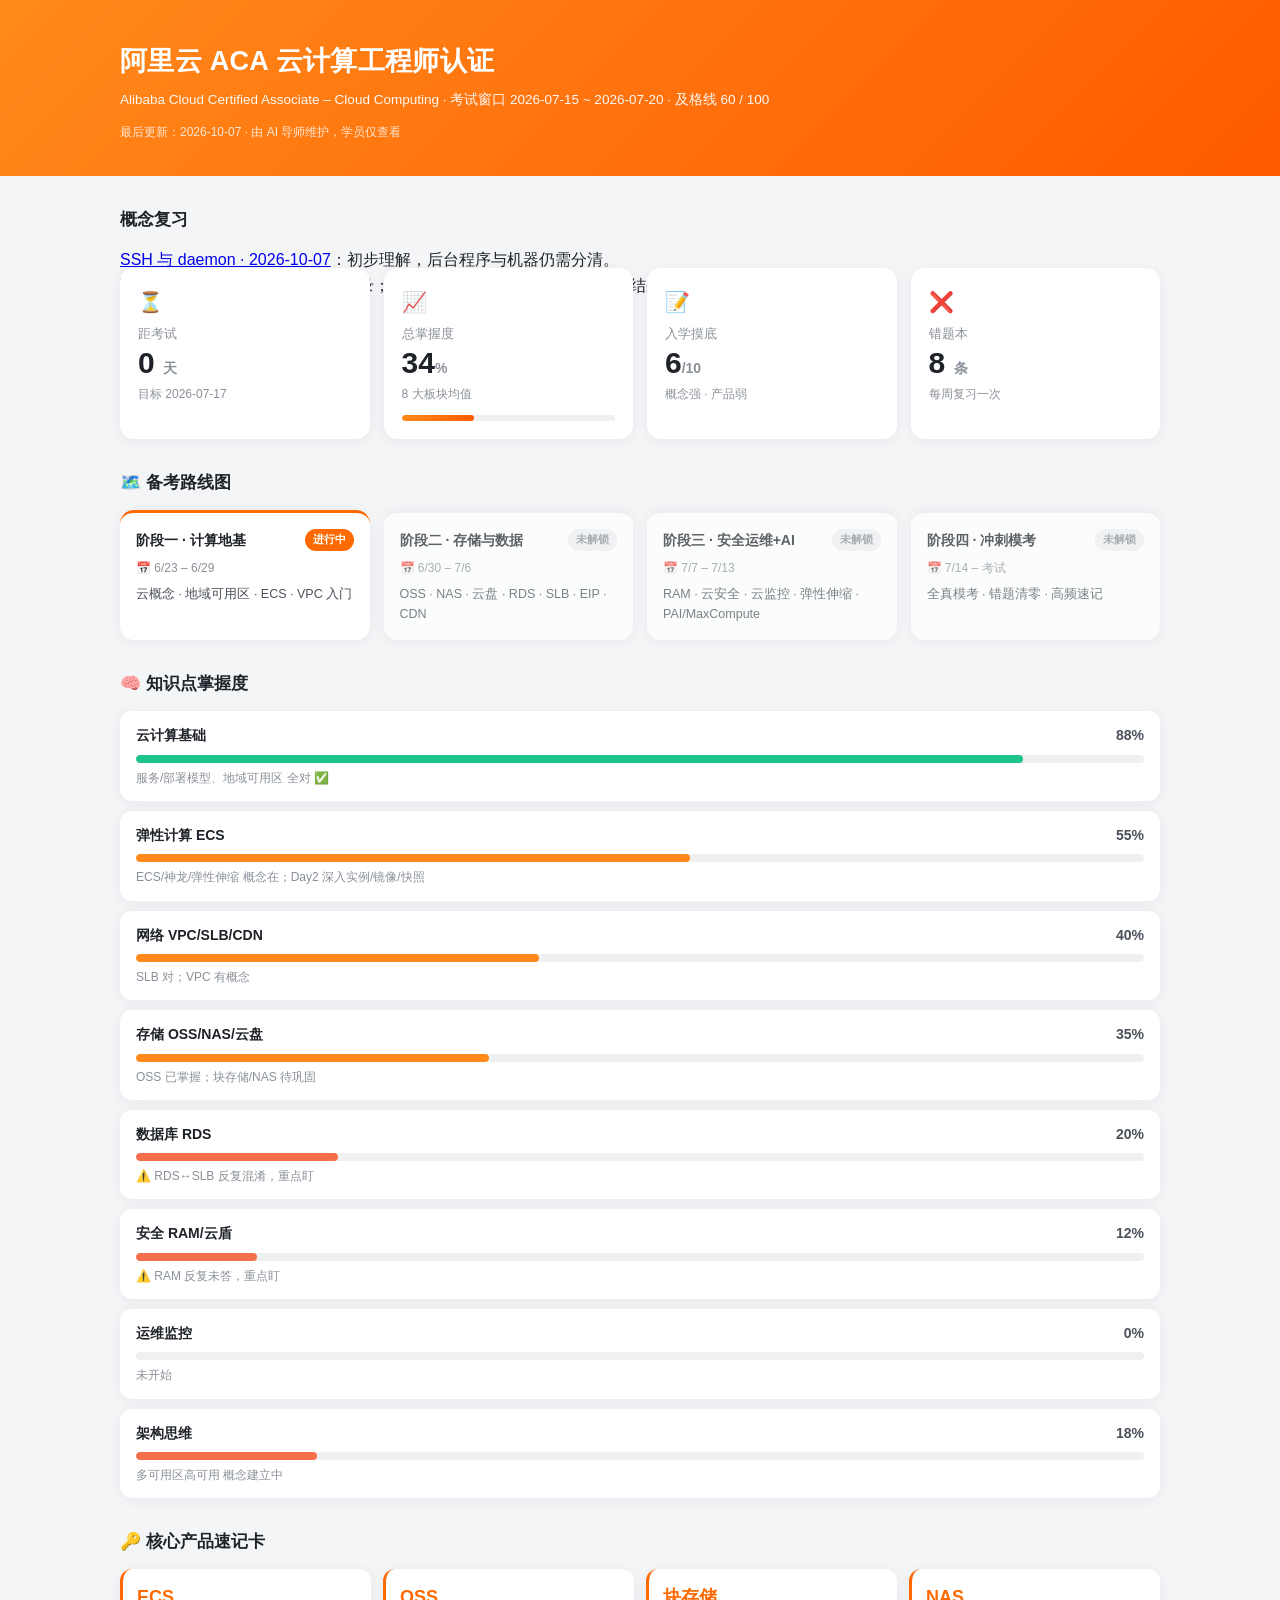
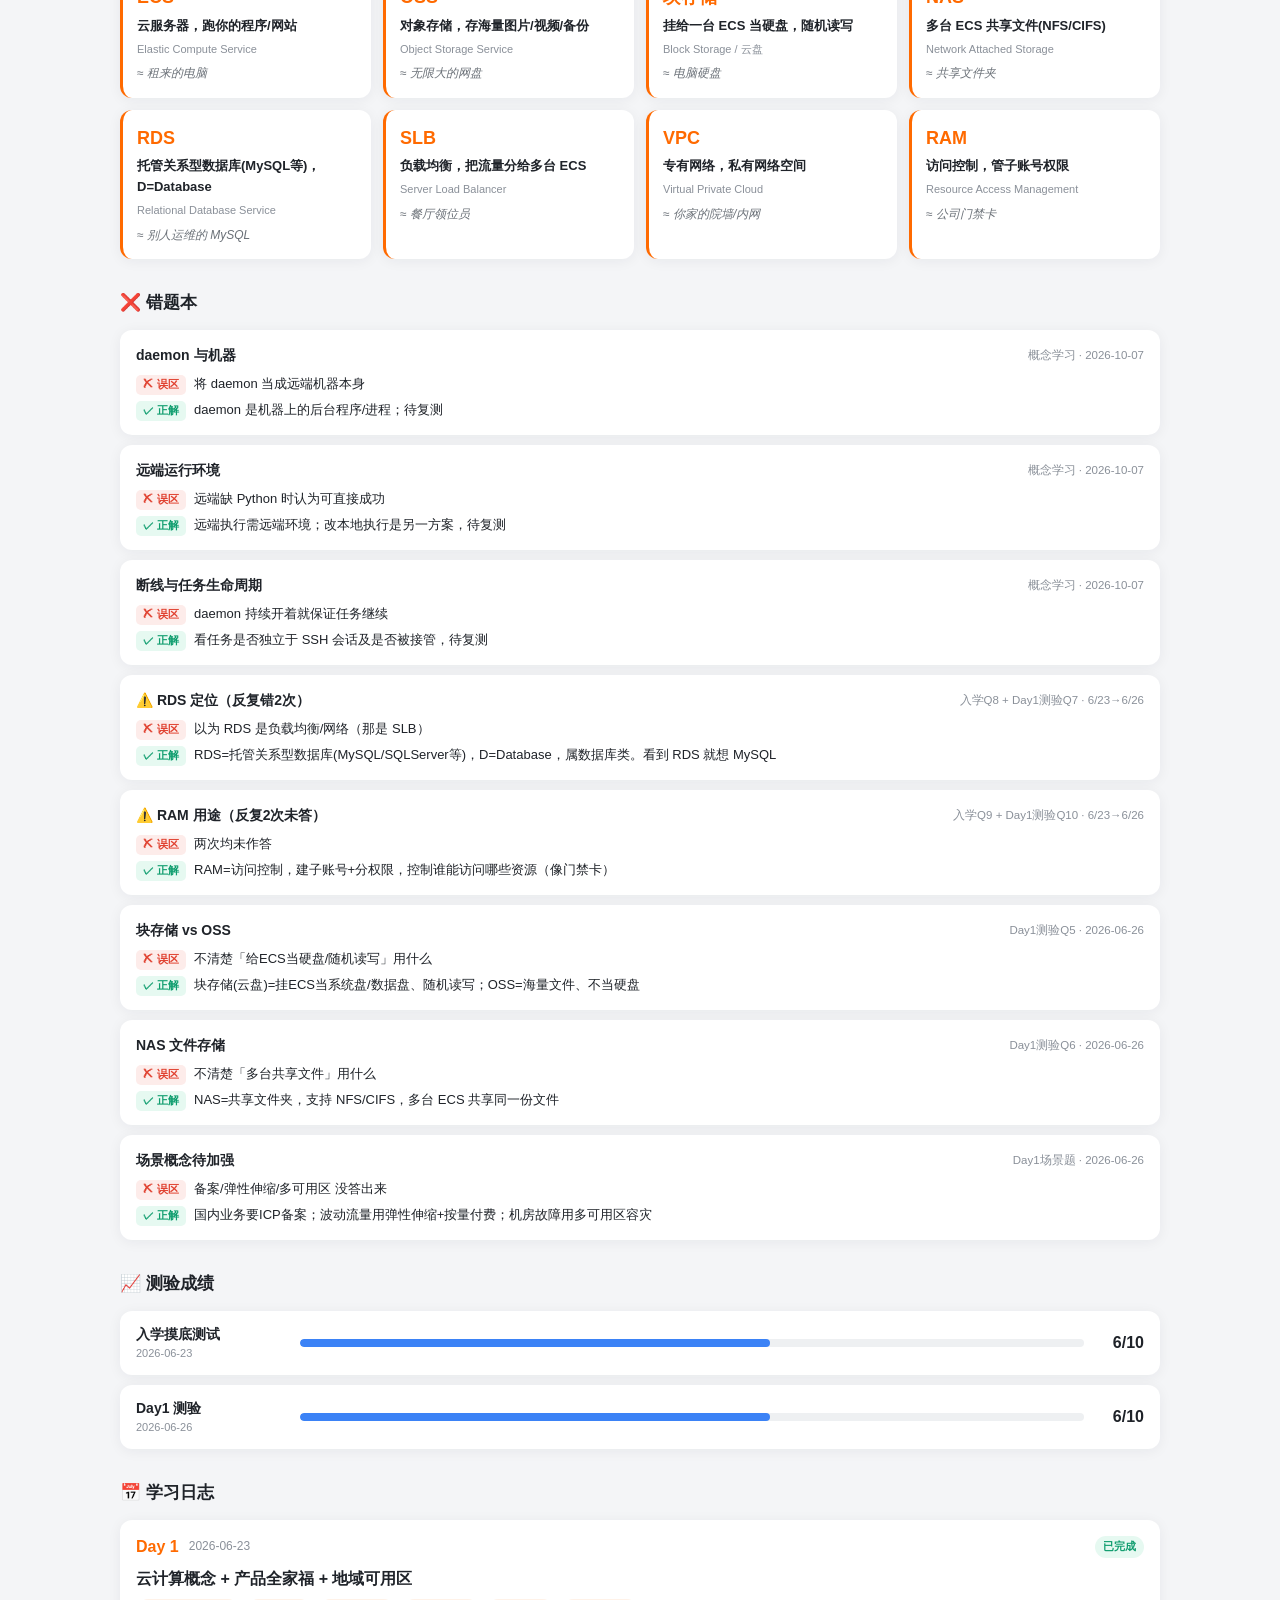
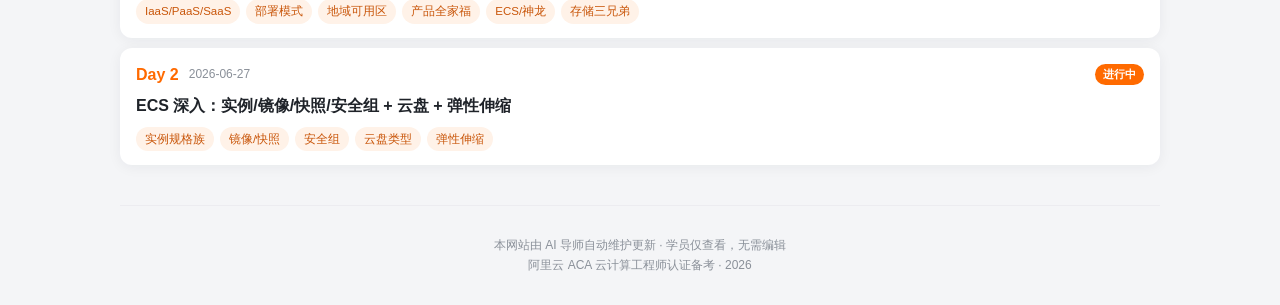
<file: index.html>
<!DOCTYPE html>
<html lang="zh-CN">
<head>
<meta charset="UTF-8">
<meta name="viewport" content="width=device-width, initial-scale=1.0">
<meta name="theme-color" content="#FF6A00">
<meta name="apple-mobile-web-app-capable" content="yes">
<meta name="apple-mobile-web-app-status-bar-style" content="default">
<meta name="apple-mobile-web-app-title" content="ACA备考">
<title>ACA 云计算认证 · 学习进度</title>
<link rel="icon" href="favicon.svg" type="image/svg+xml">
<link rel="apple-touch-icon" href="favicon.svg">
<link rel="manifest" href="manifest.json">
<link rel="stylesheet" href="styles.css">
</head>
<body>
<header class="hero">
  <div class="wrap">
    <h1 id="examName">—</h1>
    <div class="sub" id="examSub">—</div>
    <div class="updated" id="updated">—</div>
  </div>
</header>

<main class="wrap">
  <section><h2>概念复习</h2><p><a href="lessons/2026-10-07-agent-remote-execution.html">SSH 与 daemon · 2026-10-07</a>：初步理解，后台程序与机器仍需分清。</p><p>下方为 2026 年 6 月的历史备考记录；原考试日期已过，本轮不推断考试结果。</p></section>
  <div class="cards" id="cards"></div>

  <section>
    <h2>🗺️ 备考路线图</h2>
    <div class="roadmap" id="roadmap"></div>
  </section>

  <section>
    <h2>🧠 知识点掌握度</h2>
    <div id="knowledge"></div>
  </section>

  <section>
    <h2>🔑 核心产品速记卡</h2>
    <div class="products" id="products"></div>
  </section>

  <section>
    <h2>❌ 错题本</h2>
    <div id="errors"></div>
  </section>

  <section>
    <h2>📈 测验成绩</h2>
    <div id="quizzes"></div>
  </section>

  <section>
    <h2>📅 学习日志</h2>
    <div id="days"></div>
  </section>

  <footer>
    本网站由 AI 导师自动维护更新 · 学员仅查看，无需编辑<br>
    阿里云 ACA 云计算工程师认证备考 · 2026
  </footer>
</main>

<script src="data.js"></script>
<script src="app.js"></script>
</body>
</html>
</file>
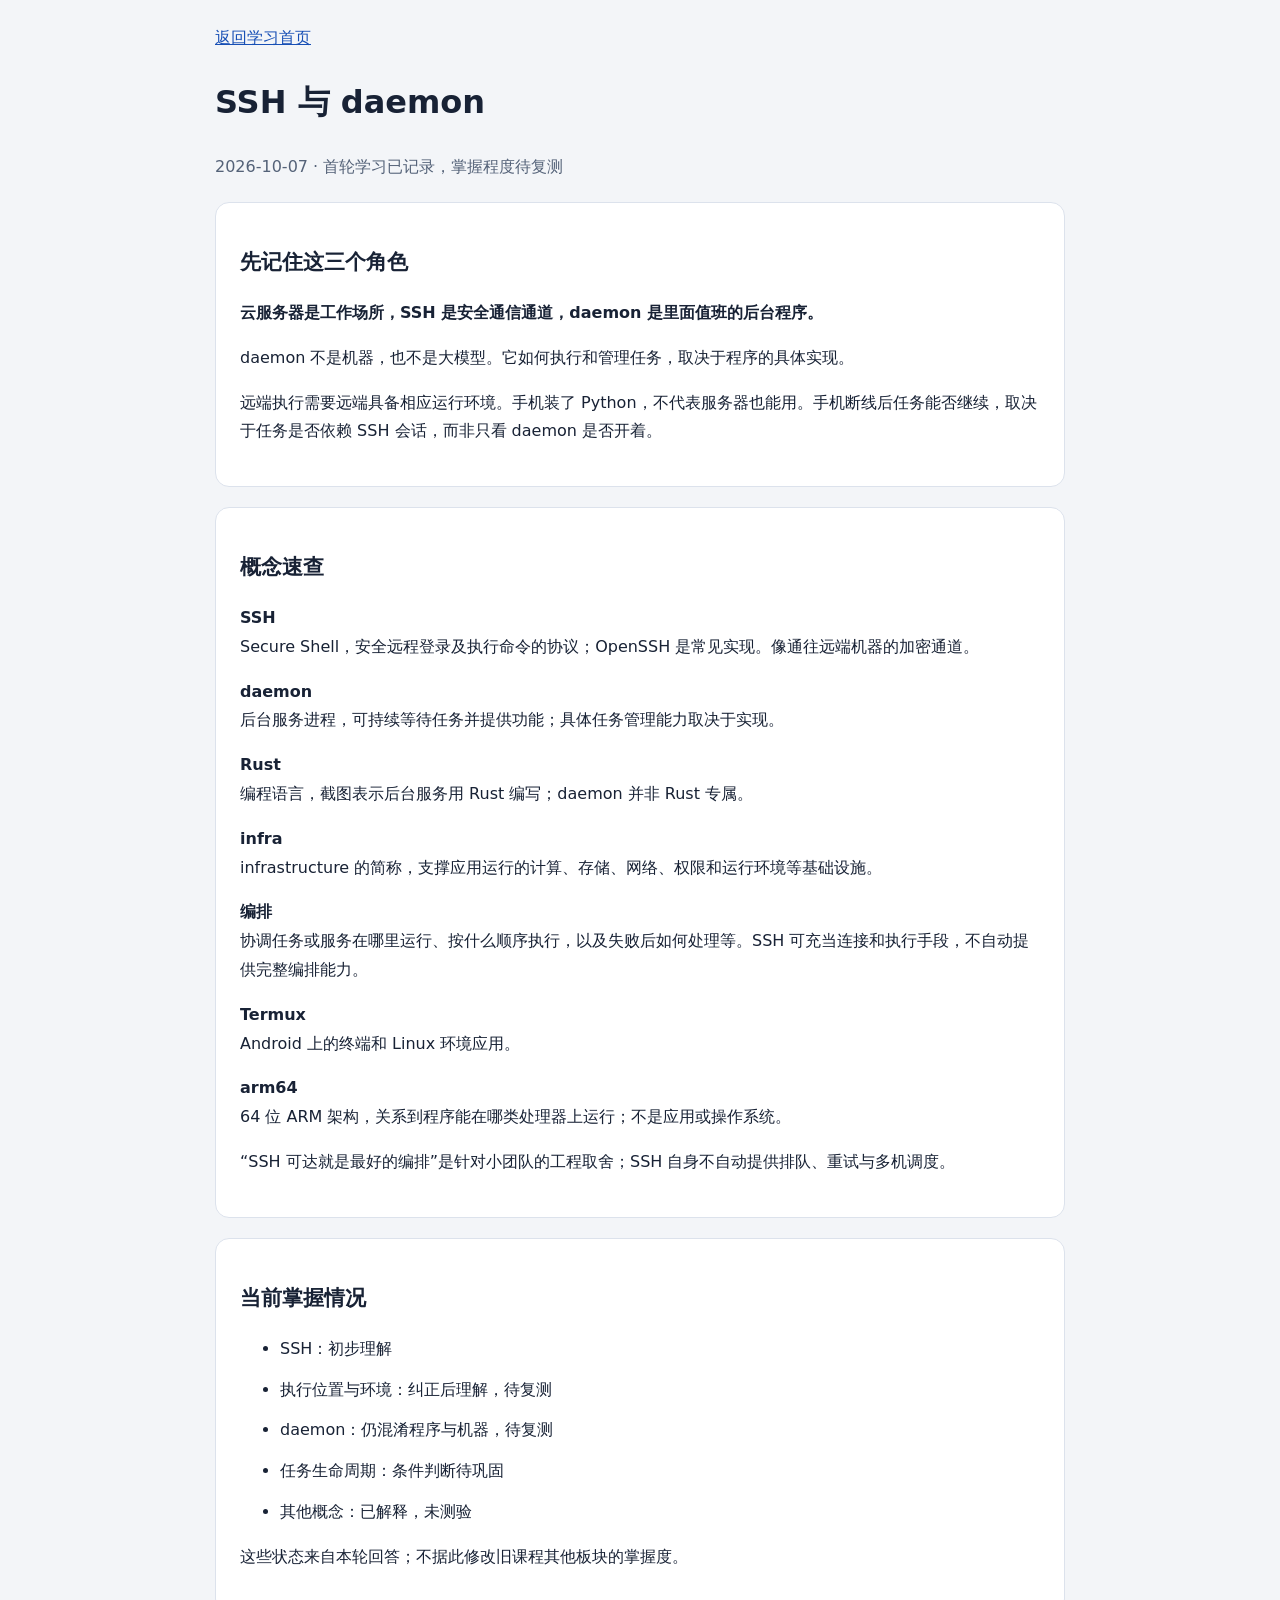
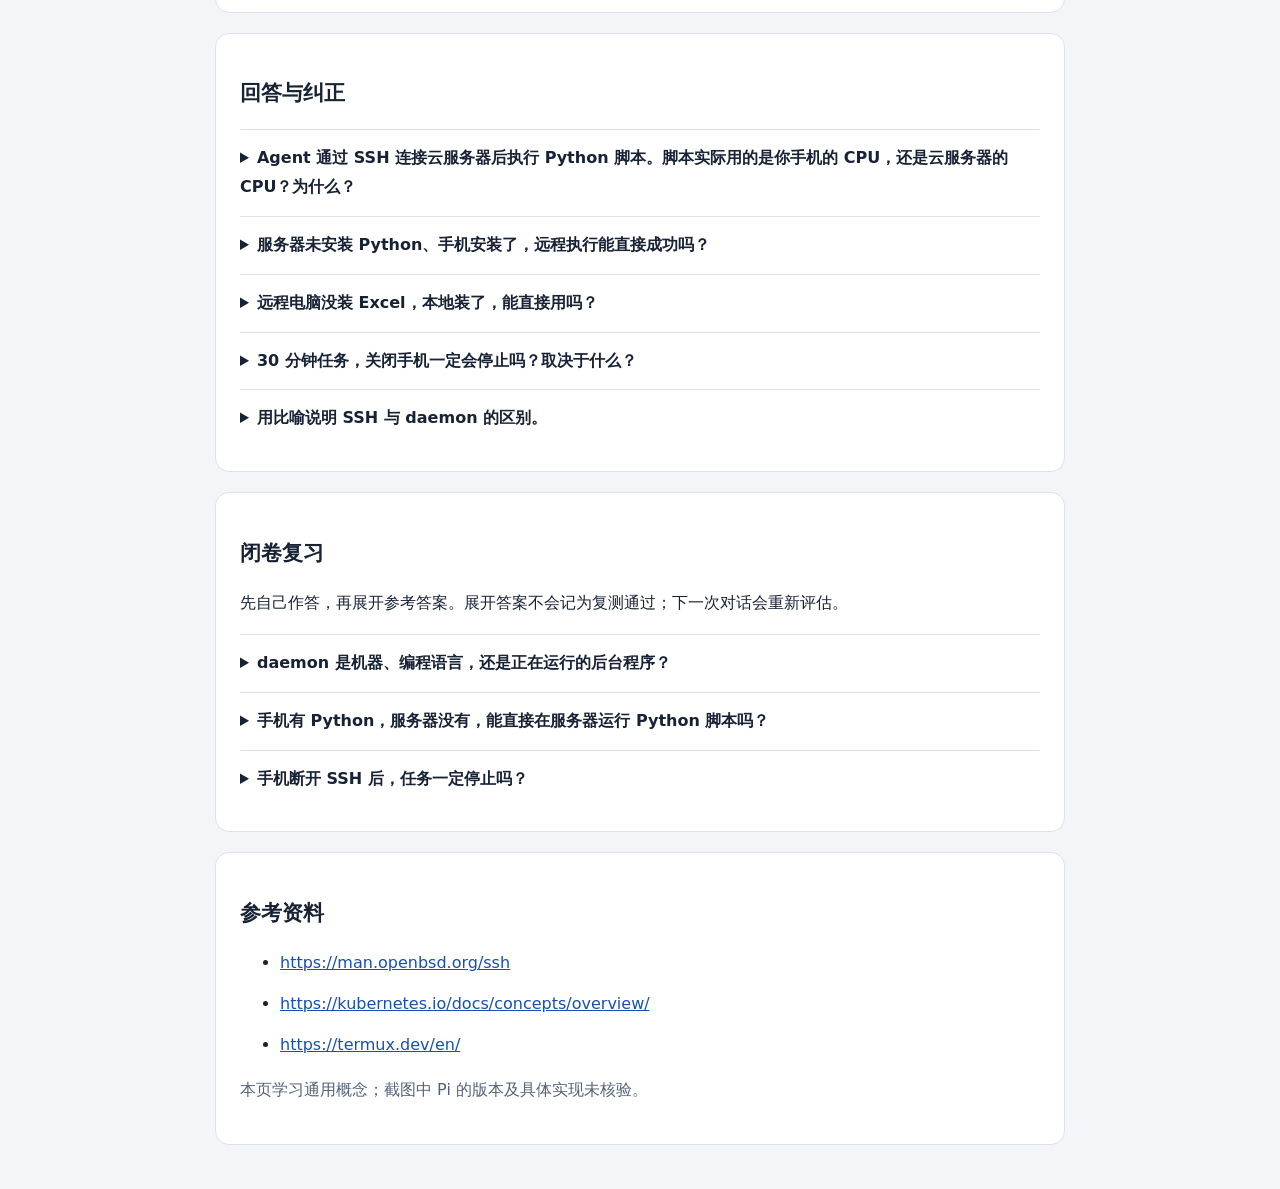
<file: lessons/2026-10-07-agent-remote-execution.html>
<!doctype html><html lang="zh-CN"><head><meta charset="utf-8"><meta name="viewport" content="width=device-width, initial-scale=1"><title>SSH 与 daemon · 概念复习</title><style>body{margin:0;background:#f3f5f8;color:#182235;font:16px/1.8 system-ui,sans-serif}main{max-width:850px;margin:auto;padding:24px}a{color:#174fb5}h1{font-size:2rem}h2{font-size:1.3rem}section{background:white;padding:24px;margin:20px 0;border:1px solid #dce2ec;border-radius:14px}dt{font-weight:700;margin-top:16px}dd{margin-left:0}details{border-top:1px solid #dce2ec;padding:14px 0}summary{cursor:pointer;font-weight:600}.note{color:#546278}li{margin:12px 0}</style></head><body><main><a href="../index.html">返回学习首页</a><h1>SSH 与 daemon</h1><p class="note">2026-10-07 · 首轮学习已记录，掌握程度待复测</p><section><h2>先记住这三个角色</h2><p><strong>云服务器是工作场所，SSH 是安全通信通道，daemon 是里面值班的后台程序。</strong></p><p>daemon 不是机器，也不是大模型。它如何执行和管理任务，取决于程序的具体实现。</p><p>远端执行需要远端具备相应运行环境。手机装了 Python，不代表服务器也能用。手机断线后任务能否继续，取决于任务是否依赖 SSH 会话，而非只看 daemon 是否开着。</p></section><section><h2>概念速查</h2><dl><dt>SSH</dt><dd>Secure Shell，安全远程登录及执行命令的协议；OpenSSH 是常见实现。像通往远端机器的加密通道。</dd><dt>daemon</dt><dd>后台服务进程，可持续等待任务并提供功能；具体任务管理能力取决于实现。</dd><dt>Rust</dt><dd>编程语言，截图表示后台服务用 Rust 编写；daemon 并非 Rust 专属。</dd><dt>infra</dt><dd>infrastructure 的简称，支撑应用运行的计算、存储、网络、权限和运行环境等基础设施。</dd><dt>编排</dt><dd>协调任务或服务在哪里运行、按什么顺序执行，以及失败后如何处理等。SSH 可充当连接和执行手段，不自动提供完整编排能力。</dd><dt>Termux</dt><dd>Android 上的终端和 Linux 环境应用。</dd><dt>arm64</dt><dd>64 位 ARM 架构，关系到程序能在哪类处理器上运行；不是应用或操作系统。</dd></dl><p>“SSH 可达就是最好的编排”是针对小团队的工程取舍；SSH 自身不自动提供排队、重试与多机调度。</p></section><section><h2>当前掌握情况</h2><ul><li>SSH：初步理解</li><li>执行位置与环境：纠正后理解，待复测</li><li>daemon：仍混淆程序与机器，待复测</li><li>任务生命周期：条件判断待巩固</li><li>其他概念：已解释，未测验</li></ul><p>这些状态来自本轮回答；不据此修改旧课程其他板块的掌握度。</p></section><section><h2>回答与纠正</h2><details><summary>Agent 通过 SSH 连接云服务器后执行 Python 脚本。脚本实际用的是你手机的 CPU，还是云服务器的 CPU？为什么？</summary><p>你的回答：云服务器的</p><p>反馈：执行位置正确，未解释原因。</p></details><details><summary>服务器未安装 Python、手机安装了，远程执行能直接成功吗？</summary><p>你的回答：也能够成功 可以在本地运行？</p><p>反馈：不能直接成功；本地运行是改变执行位置，不能替代远端运行环境。</p></details><details><summary>远程电脑没装 Excel，本地装了，能直接用吗？</summary><p>你的回答：可以控制电脑下载excel然后运行</p><p>反馈：正确提出补装方案；需分清补装后能运行与原本直接运行。</p></details><details><summary>30 分钟任务，关闭手机一定会停止吗？取决于什么？</summary><p>你的回答：不会 取决于daemon持续开着</p><p>反馈：取决于任务是否独立于 SSH 会话、是否被后台服务接管；daemon 存活并非充分条件，也不是唯一方案。</p></details><details><summary>用比喻说明 SSH 与 daemon 的区别。</summary><p>你的回答：ssh像一个链接两个机器的管道 daemon像在异端负责执行的机器本身</p><p>反馈：SSH 的管道比喻准确。daemon 是远端机器上运行的后台程序/进程，不是机器。</p></details></section><section><h2>闭卷复习</h2><p>先自己作答，再展开参考答案。展开答案不会记为复测通过；下一次对话会重新评估。</p><details><summary>daemon 是机器、编程语言，还是正在运行的后台程序？</summary><p>是正在运行的后台程序/进程；Rust 才是截图中使用的编程语言。</p></details><details><summary>手机有 Python，服务器没有，能直接在服务器运行 Python 脚本吗？</summary><p>不能直接运行。需要在远端提供 Python 环境，或改变执行位置改为手机本地运行。</p></details><details><summary>手机断开 SSH 后，任务一定停止吗？</summary><p>不一定。关键在于任务是否独立于 SSH 会话；后台服务接管、终端会话管理等方式都可能让它继续。</p></details></section><section><h2>参考资料</h2><ul><li><a href="https://man.openbsd.org/ssh">https://man.openbsd.org/ssh</a></li><li><a href="https://kubernetes.io/docs/concepts/overview/">https://kubernetes.io/docs/concepts/overview/</a></li><li><a href="https://termux.dev/en/">https://termux.dev/en/</a></li></ul><p class="note">本页学习通用概念；截图中 Pi 的版本及具体实现未核验。</p></section></main></body></html>
</file>
<file: styles.css>
:root{
  --accent:#FF6A00; --accent-soft:#FFF2E8;
  --bg:#f4f5f7; --card:#fff; --text:#1f2329; --muted:#8a9099;
  --line:#ececf0; --radius:14px; --shadow:0 2px 14px rgba(20,30,50,.06);
}
*{box-sizing:border-box;margin:0;padding:0}
body{font-family:-apple-system,BlinkMacSystemFont,"PingFang SC","Microsoft YaHei","Segoe UI",Roboto,sans-serif;background:var(--bg);color:var(--text);line-height:1.6;-webkit-font-smoothing:antialiased}
.wrap{max-width:1080px;margin:0 auto;padding:0 20px}

.hero{background:linear-gradient(135deg,#FF8A1A 0%,#FF5A00 100%);color:#fff;padding:40px 0 34px}
.hero h1{font-size:27px;font-weight:800;letter-spacing:.3px}
.hero .sub{opacity:.95;font-size:13.5px;margin-top:6px}
.hero .updated{font-size:12px;opacity:.82;margin-top:12px}

main{padding-bottom:64px}
section{margin-top:30px}
section h2{font-size:17px;font-weight:700;margin-bottom:14px;display:flex;align-items:center;gap:8px}

/* dashboard cards */
.cards{display:grid;grid-template-columns:repeat(4,1fr);gap:14px;margin-top:-30px;position:relative;z-index:2}
.card{background:var(--card);border-radius:var(--radius);padding:18px;box-shadow:var(--shadow)}
.card-icon{font-size:20px}
.card-label{font-size:12.5px;color:var(--muted);margin-top:6px}
.card-value{font-size:30px;font-weight:800;margin-top:2px;line-height:1.1}
.card-value .unit{font-size:14px;font-weight:600;color:var(--muted)}
.card-sub{font-size:12px;color:var(--muted);margin-top:6px}
.mini-bar{height:6px;background:#eef0f2;border-radius:4px;margin-top:10px;overflow:hidden}
.mini-bar span{display:block;height:100%;background:linear-gradient(90deg,#FF8A1A,#FF5A00);border-radius:4px}

/* roadmap */
.roadmap{display:grid;grid-template-columns:repeat(4,1fr);gap:14px}
.phase{background:var(--card);border-radius:var(--radius);padding:16px;box-shadow:var(--shadow);border-top:3px solid var(--line)}
.phase.active{border-top-color:var(--accent)}
.phase.locked{opacity:.7}
.phase-top{display:flex;justify-content:space-between;align-items:center;gap:8px}
.phase-name{font-weight:700;font-size:14px}
.phase-dates{font-size:12px;color:var(--muted);margin-top:8px}
.phase-topics{font-size:12.5px;color:#4a5059;margin-top:6px}

.badge{font-size:11px;padding:2px 8px;border-radius:20px;white-space:nowrap;font-weight:600}
.badge-active{background:var(--accent);color:#fff}
.badge-lock{background:#eef0f2;color:var(--muted)}
.badge-done{background:#e6f9f1;color:#0f9d6e}

/* knowledge */
.krow{background:var(--card);border-radius:12px;padding:13px 16px;box-shadow:var(--shadow);margin-bottom:10px}
.khead{display:flex;justify-content:space-between;font-size:14px}
.kname{font-weight:600}
.kpct{font-weight:700;color:#4a5059}
.kbar{height:8px;background:#eef0f2;border-radius:5px;margin:8px 0 6px;overflow:hidden}
.kbar span{display:block;height:100%;border-radius:5px;transition:width .6s}
.knote{font-size:12px;color:var(--muted)}

/* products */
.products{display:grid;grid-template-columns:repeat(4,1fr);gap:12px}
.pcard{background:var(--card);border-radius:12px;padding:14px;box-shadow:var(--shadow);border-left:3px solid var(--accent)}
.pabbr{font-weight:800;font-size:18px;color:var(--accent)}
.pdesc{font-size:13px;margin-top:4px;font-weight:600}
.pfull{font-size:11px;color:var(--muted);margin-top:4px}
.panalogy{font-size:12px;color:#6b7178;margin-top:6px;font-style:italic}

/* errors */
.ecard{background:var(--card);border-radius:12px;padding:14px 16px;box-shadow:var(--shadow);margin-bottom:10px}
.etop{display:flex;justify-content:space-between;align-items:center;margin-bottom:8px}
.etopic{font-weight:700;font-size:14px}
.esrc{font-size:11.5px;color:var(--muted)}
.erow{display:flex;gap:8px;font-size:13px;margin-top:5px;align-items:baseline}
.elabel{font-size:11px;font-weight:700;padding:1px 7px;border-radius:5px;white-space:nowrap}
.elabel.wrong{background:#fdecea;color:#e0402f}
.elabel.right{background:#e6f9f1;color:#0f9d6e}

/* quizzes */
.qrow{display:flex;align-items:center;gap:14px;background:var(--card);border-radius:12px;padding:12px 16px;box-shadow:var(--shadow);margin-bottom:10px}
.qname{font-weight:600;font-size:14px;min-width:150px}
.qdate{display:block;font-size:11px;color:var(--muted);font-weight:400}
.qbar{flex:1;height:8px;background:#eef0f2;border-radius:5px;overflow:hidden}
.qbar span{display:block;height:100%;border-radius:5px}
.qscore{font-weight:700;min-width:46px;text-align:right}

/* days */
.dcard{background:var(--card);border-radius:12px;padding:14px 16px;box-shadow:var(--shadow);margin-bottom:10px}
.dtop{display:flex;align-items:center;gap:10px}
.dday{font-weight:800;color:var(--accent)}
.ddate{font-size:12px;color:var(--muted);flex:1}
.dtitle{font-weight:600;margin-top:6px}
.dgoals{margin-top:8px;display:flex;flex-wrap:wrap;gap:6px}
.chip{font-size:11.5px;background:var(--accent-soft);color:#c9560a;padding:3px 9px;border-radius:20px}

footer{text-align:center;font-size:12px;color:var(--muted);padding:30px 0;border-top:1px solid var(--line);margin-top:40px}

@media(max-width:820px){
  .cards,.roadmap,.products{grid-template-columns:repeat(2,1fr)}
}
@media(max-width:520px){
  .cards,.roadmap,.products{grid-template-columns:1fr}
  .qname{min-width:110px}
}
</file>
